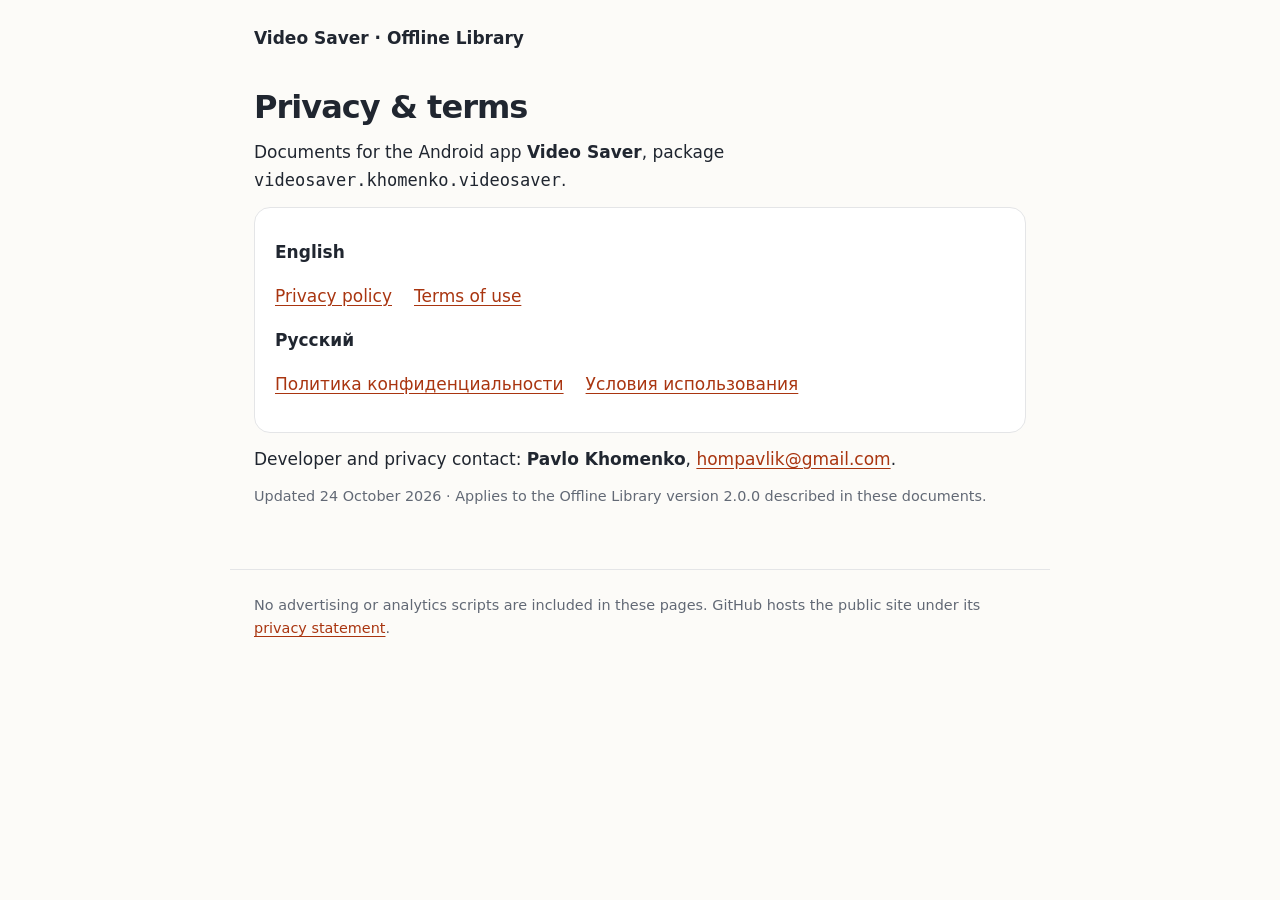
<file: index.html>
<!doctype html>
<html lang="en">
<head><meta charset="utf-8"><meta name="viewport" content="width=device-width,initial-scale=1"><meta name="description" content="Privacy policy and terms of use for Video Saver — Offline Library."><title>Video Saver — Policies</title><link rel="stylesheet" href="style.css"></head>
<body>
<header><a class="brand" href="index.html">Video Saver · Offline Library</a></header>
<main>
<h1>Privacy &amp; terms</h1>
<p>Documents for the Android app <strong>Video Saver</strong>, package <code>videosaver.khomenko.videosaver</code>.</p>
<div class="summary"><p><strong>English</strong></p><nav aria-label="English documents"><a href="privacy.html">Privacy policy</a><a href="terms.html">Terms of use</a></nav><p lang="ru"><strong>Русский</strong></p><nav aria-label="Документы на русском"><a lang="ru" href="privacy-ru.html">Политика конфиденциальности</a><a lang="ru" href="terms-ru.html">Условия использования</a></nav></div>
<p>Developer and privacy contact: <strong>Pavlo Khomenko</strong>, <a href="mailto:hompavlik@gmail.com">hompavlik@gmail.com</a>.</p>
<p class="meta">Updated 24 October 2026 · Applies to the Offline Library version 2.0.0 described in these documents.</p>
</main><footer>No advertising or analytics scripts are included in these pages. GitHub hosts the public site under its <a href="https://docs.github.com/en/site-policy/privacy-policies/github-general-privacy-statement">privacy statement</a>.</footer>
</body></html>
</file>
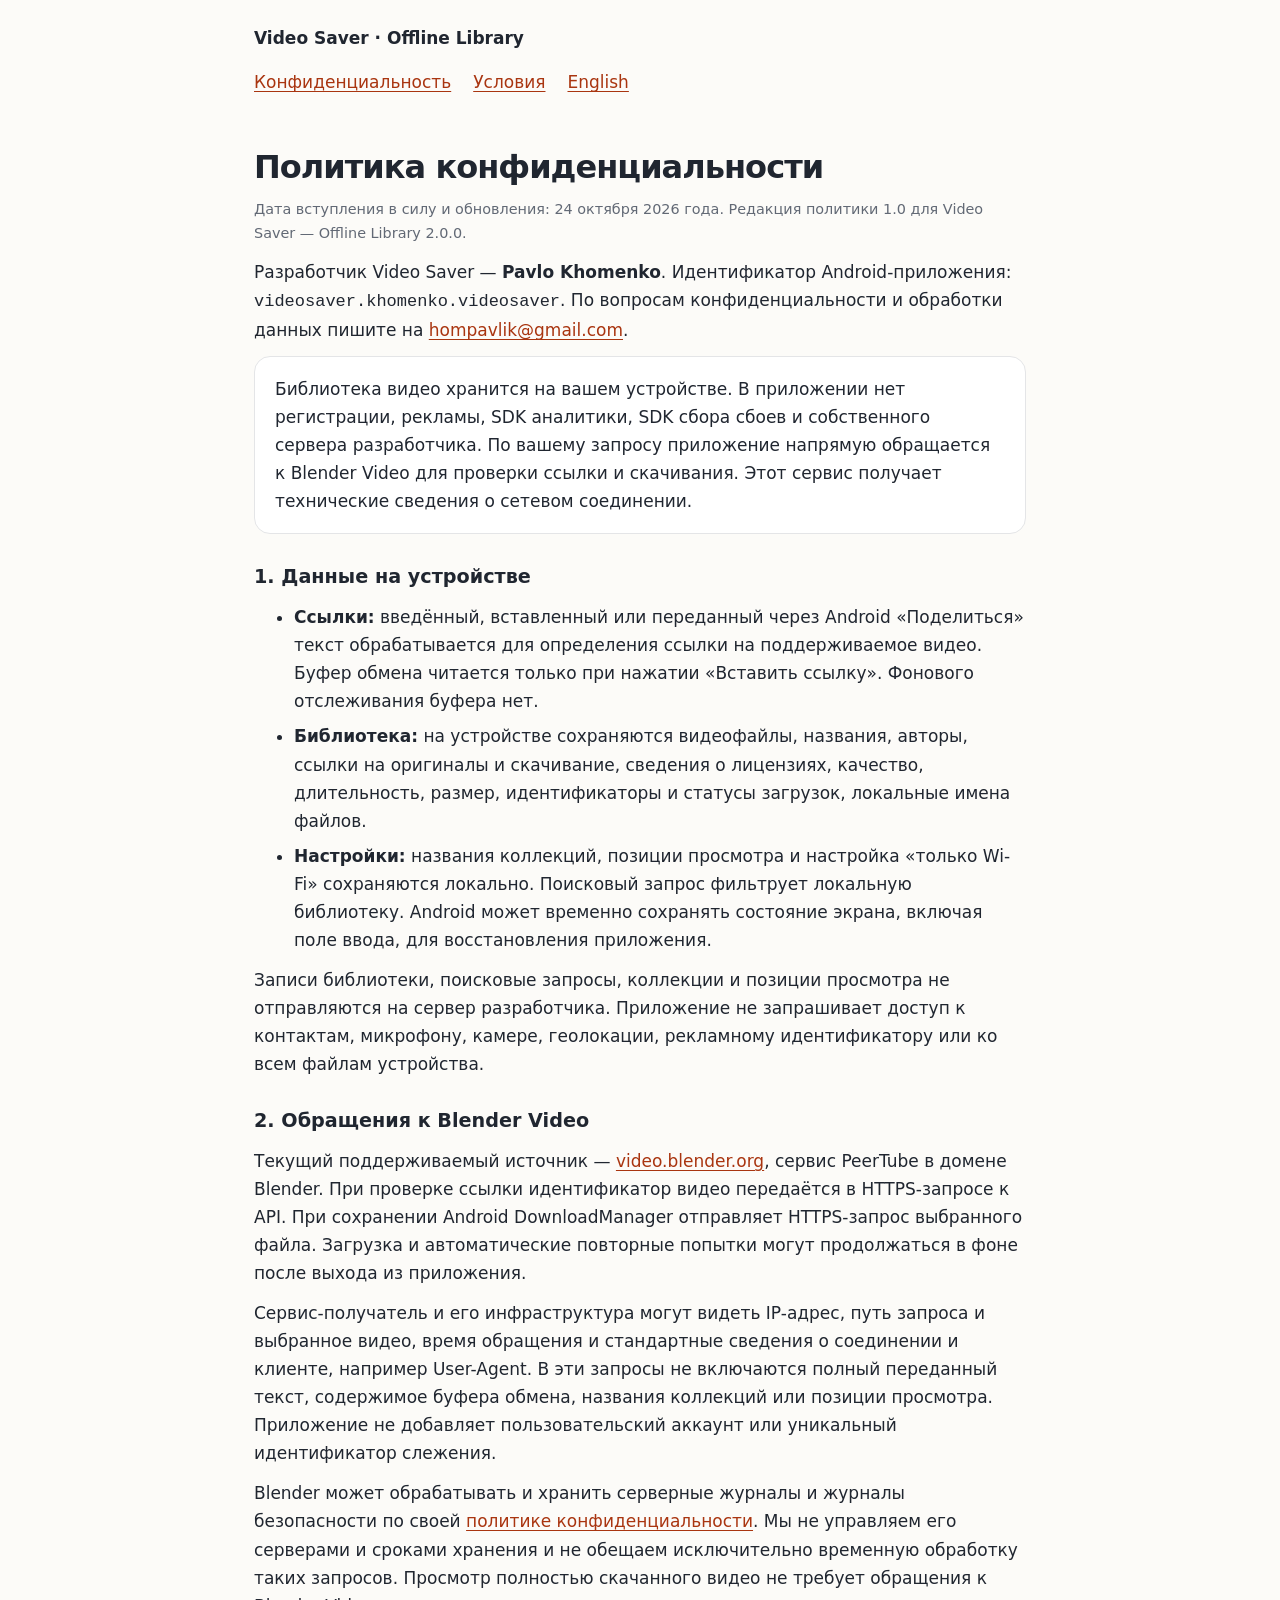
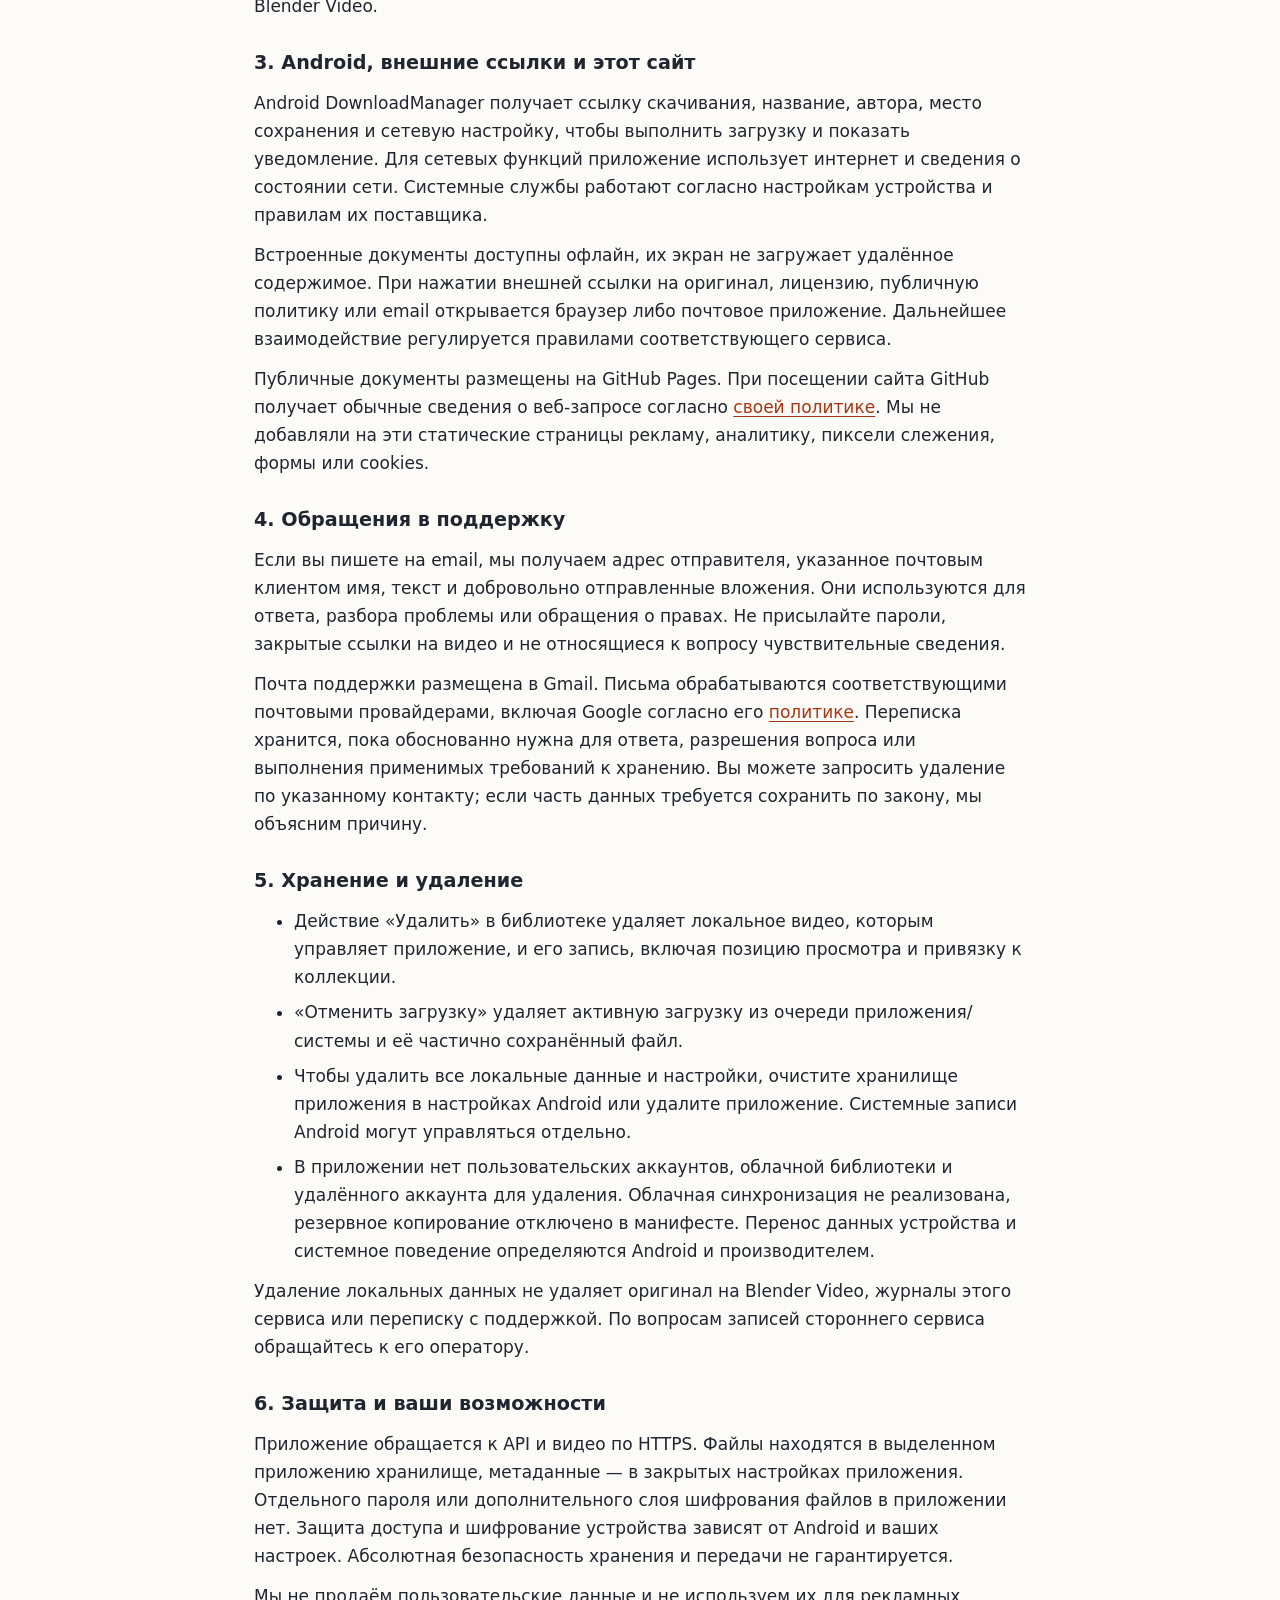
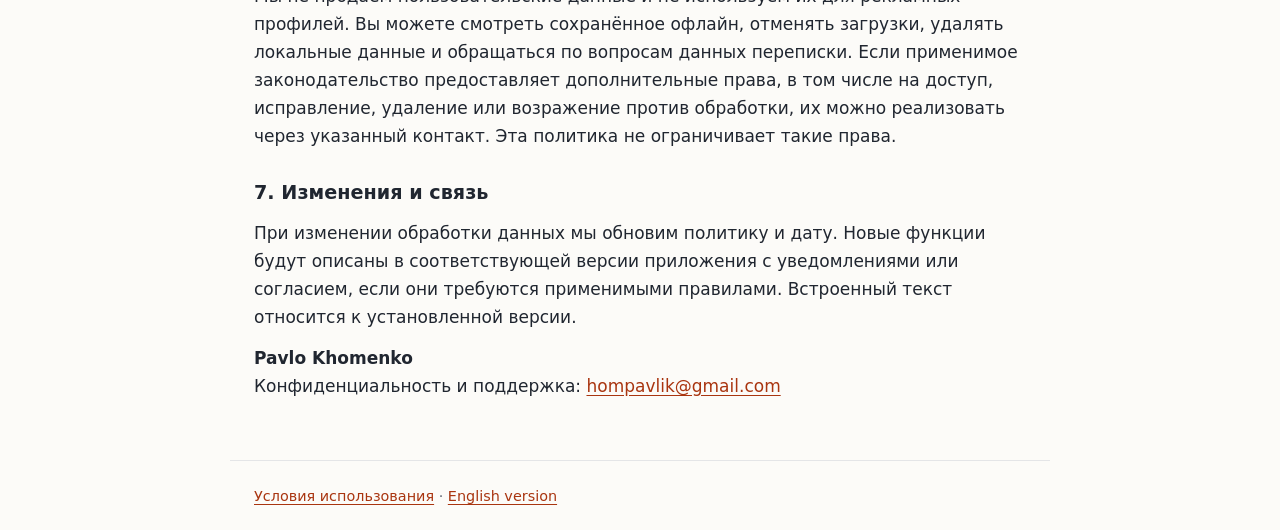
<file: privacy-ru.html>
<!doctype html>
<html lang="ru">
<head><meta charset="utf-8"><meta name="viewport" content="width=device-width,initial-scale=1"><meta name="description" content="Как Video Saver обрабатывает локальные видео, запросы к Blender Video и обращения в поддержку."><title>Политика конфиденциальности — Video Saver</title><link rel="stylesheet" href="style.css"></head>
<body><header><a class="brand" href="index.html">Video Saver · Offline Library</a><nav aria-label="Документы"><a href="privacy-ru.html" aria-current="page">Конфиденциальность</a><a href="terms-ru.html">Условия</a><a href="privacy.html" lang="en">English</a></nav></header>
<main>
<h1>Политика конфиденциальности</h1><p class="meta">Дата вступления в силу и обновления: 24 октября 2026 года. Редакция политики 1.0 для Video Saver — Offline Library 2.0.0.</p>
<p>Разработчик Video Saver — <strong>Pavlo Khomenko</strong>. Идентификатор Android-приложения: <code>videosaver.khomenko.videosaver</code>. По вопросам конфиденциальности и обработки данных пишите на <a href="mailto:hompavlik@gmail.com">hompavlik@gmail.com</a>.</p>
<div class="summary">Библиотека видео хранится на вашем устройстве. В приложении нет регистрации, рекламы, SDK аналитики, SDK сбора сбоев и собственного сервера разработчика. По вашему запросу приложение напрямую обращается к Blender Video для проверки ссылки и скачивания. Этот сервис получает технические сведения о сетевом соединении.</div>
<h2>1. Данные на устройстве</h2>
<ul>
<li><strong>Ссылки:</strong> введённый, вставленный или переданный через Android «Поделиться» текст обрабатывается для определения ссылки на поддерживаемое видео. Буфер обмена читается только при нажатии «Вставить ссылку». Фонового отслеживания буфера нет.</li>
<li><strong>Библиотека:</strong> на устройстве сохраняются видеофайлы, названия, авторы, ссылки на оригиналы и скачивание, сведения о лицензиях, качество, длительность, размер, идентификаторы и статусы загрузок, локальные имена файлов.</li>
<li><strong>Настройки:</strong> названия коллекций, позиции просмотра и настройка «только Wi-Fi» сохраняются локально. Поисковый запрос фильтрует локальную библиотеку. Android может временно сохранять состояние экрана, включая поле ввода, для восстановления приложения.</li>
</ul>
<p>Записи библиотеки, поисковые запросы, коллекции и позиции просмотра не отправляются на сервер разработчика. Приложение не запрашивает доступ к контактам, микрофону, камере, геолокации, рекламному идентификатору или ко всем файлам устройства.</p>
<h2>2. Обращения к Blender Video</h2>
<p>Текущий поддерживаемый источник — <a href="https://video.blender.org">video.blender.org</a>, сервис PeerTube в домене Blender. При проверке ссылки идентификатор видео передаётся в HTTPS-запросе к API. При сохранении Android DownloadManager отправляет HTTPS-запрос выбранного файла. Загрузка и автоматические повторные попытки могут продолжаться в фоне после выхода из приложения.</p>
<p>Сервис-получатель и его инфраструктура могут видеть IP-адрес, путь запроса и выбранное видео, время обращения и стандартные сведения о соединении и клиенте, например User-Agent. В эти запросы не включаются полный переданный текст, содержимое буфера обмена, названия коллекций или позиции просмотра. Приложение не добавляет пользовательский аккаунт или уникальный идентификатор слежения.</p>
<p>Blender может обрабатывать и хранить серверные журналы и журналы безопасности по своей <a href="https://www.blender.org/privacy-policy/">политике конфиденциальности</a>. Мы не управляем его серверами и сроками хранения и не обещаем исключительно временную обработку таких запросов. Просмотр полностью скачанного видео не требует обращения к Blender Video.</p>
<h2>3. Android, внешние ссылки и этот сайт</h2>
<p>Android DownloadManager получает ссылку скачивания, название, автора, место сохранения и сетевую настройку, чтобы выполнить загрузку и показать уведомление. Для сетевых функций приложение использует интернет и сведения о состоянии сети. Системные службы работают согласно настройкам устройства и правилам их поставщика.</p>
<p>Встроенные документы доступны офлайн, их экран не загружает удалённое содержимое. При нажатии внешней ссылки на оригинал, лицензию, публичную политику или email открывается браузер либо почтовое приложение. Дальнейшее взаимодействие регулируется правилами соответствующего сервиса.</p>
<p>Публичные документы размещены на GitHub Pages. При посещении сайта GitHub получает обычные сведения о веб-запросе согласно <a href="https://docs.github.com/en/site-policy/privacy-policies/github-general-privacy-statement">своей политике</a>. Мы не добавляли на эти статические страницы рекламу, аналитику, пиксели слежения, формы или cookies.</p>
<h2>4. Обращения в поддержку</h2>
<p>Если вы пишете на email, мы получаем адрес отправителя, указанное почтовым клиентом имя, текст и добровольно отправленные вложения. Они используются для ответа, разбора проблемы или обращения о правах. Не присылайте пароли, закрытые ссылки на видео и не относящиеся к вопросу чувствительные сведения.</p>
<p>Почта поддержки размещена в Gmail. Письма обрабатываются соответствующими почтовыми провайдерами, включая Google согласно его <a href="https://policies.google.com/privacy">политике</a>. Переписка хранится, пока обоснованно нужна для ответа, разрешения вопроса или выполнения применимых требований к хранению. Вы можете запросить удаление по указанному контакту; если часть данных требуется сохранить по закону, мы объясним причину.</p>
<h2>5. Хранение и удаление</h2>
<ul>
<li>Действие «Удалить» в библиотеке удаляет локальное видео, которым управляет приложение, и его запись, включая позицию просмотра и привязку к коллекции.</li>
<li>«Отменить загрузку» удаляет активную загрузку из очереди приложения/системы и её частично сохранённый файл.</li>
<li>Чтобы удалить все локальные данные и настройки, очистите хранилище приложения в настройках Android или удалите приложение. Системные записи Android могут управляться отдельно.</li>
<li>В приложении нет пользовательских аккаунтов, облачной библиотеки и удалённого аккаунта для удаления. Облачная синхронизация не реализована, резервное копирование отключено в манифесте. Перенос данных устройства и системное поведение определяются Android и производителем.</li>
</ul>
<p>Удаление локальных данных не удаляет оригинал на Blender Video, журналы этого сервиса или переписку с поддержкой. По вопросам записей стороннего сервиса обращайтесь к его оператору.</p>
<h2>6. Защита и ваши возможности</h2>
<p>Приложение обращается к API и видео по HTTPS. Файлы находятся в выделенном приложению хранилище, метаданные — в закрытых настройках приложения. Отдельного пароля или дополнительного слоя шифрования файлов в приложении нет. Защита доступа и шифрование устройства зависят от Android и ваших настроек. Абсолютная безопасность хранения и передачи не гарантируется.</p>
<p>Мы не продаём пользовательские данные и не используем их для рекламных профилей. Вы можете смотреть сохранённое офлайн, отменять загрузки, удалять локальные данные и обращаться по вопросам данных переписки. Если применимое законодательство предоставляет дополнительные права, в том числе на доступ, исправление, удаление или возражение против обработки, их можно реализовать через указанный контакт. Эта политика не ограничивает такие права.</p>
<h2>7. Изменения и связь</h2>
<p>При изменении обработки данных мы обновим политику и дату. Новые функции будут описаны в соответствующей версии приложения с уведомлениями или согласием, если они требуются применимыми правилами. Встроенный текст относится к установленной версии.</p>
<p><strong>Pavlo Khomenko</strong><br>Конфиденциальность и поддержка: <a href="mailto:hompavlik@gmail.com">hompavlik@gmail.com</a></p>
</main><footer><a href="terms-ru.html">Условия использования</a> · <a href="privacy.html" lang="en">English version</a></footer></body></html>
</file>
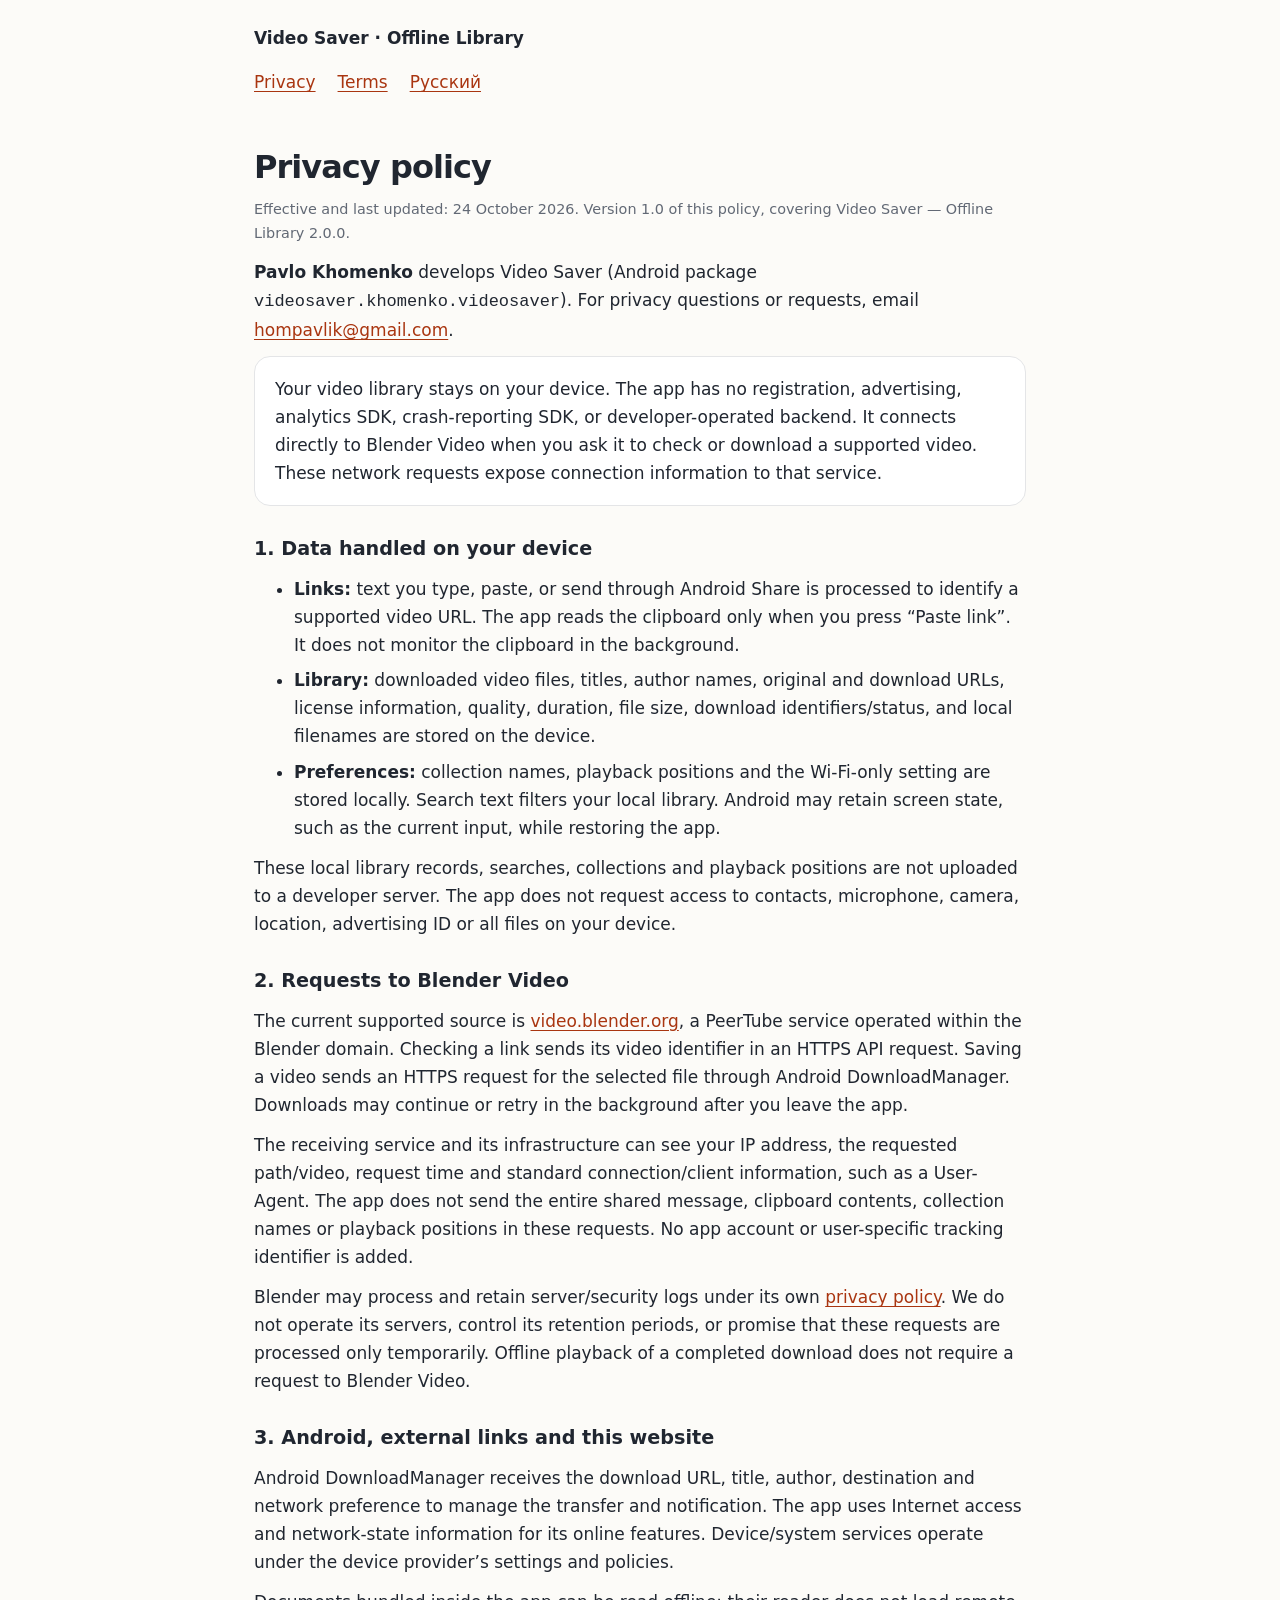
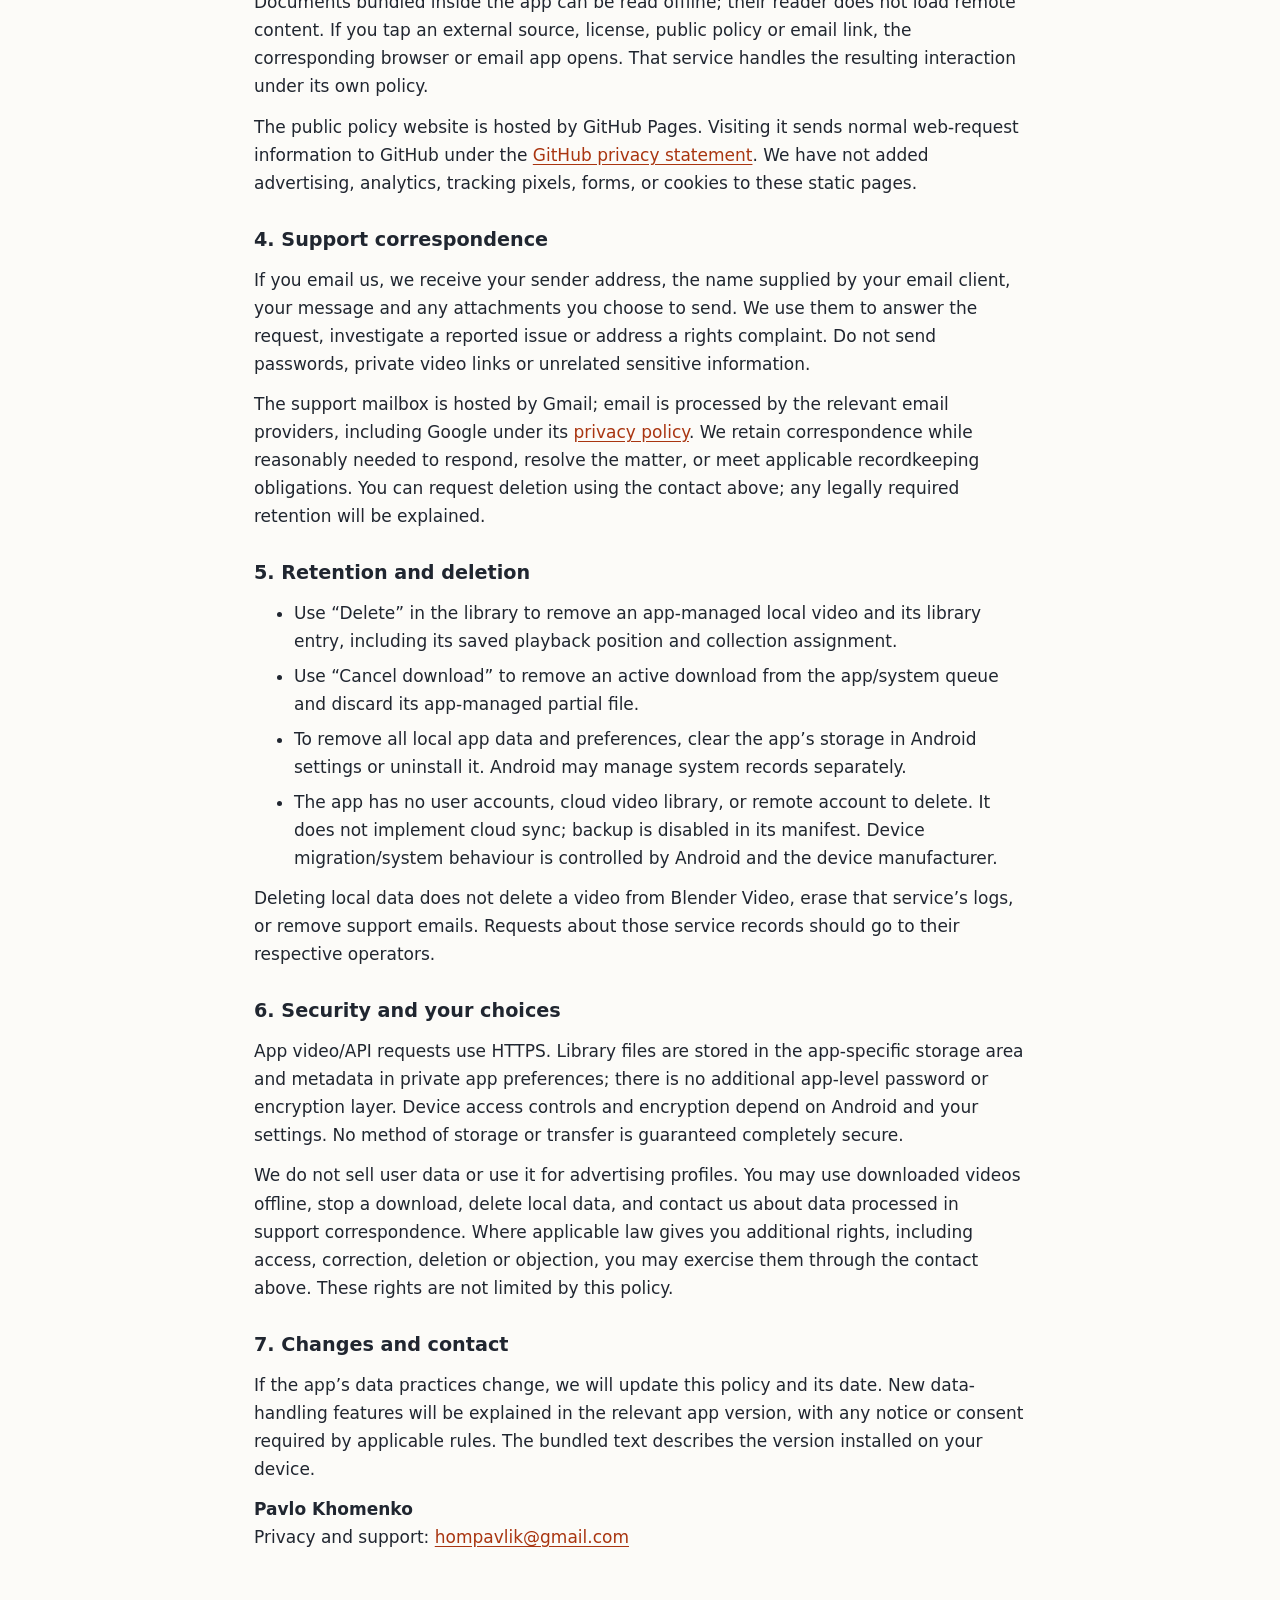
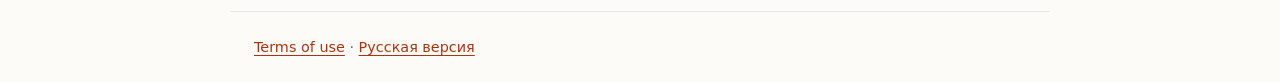
<file: privacy.html>
<!doctype html>
<html lang="en">
<head><meta charset="utf-8"><meta name="viewport" content="width=device-width,initial-scale=1"><meta name="description" content="How Video Saver handles local video data, requests to Blender Video, and support enquiries."><title>Privacy policy — Video Saver</title><link rel="stylesheet" href="style.css"></head>
<body><header><a class="brand" href="index.html">Video Saver · Offline Library</a><nav aria-label="Documents"><a href="privacy.html" aria-current="page">Privacy</a><a href="terms.html">Terms</a><a href="privacy-ru.html" lang="ru">Русский</a></nav></header>
<main>
<h1>Privacy policy</h1><p class="meta">Effective and last updated: 24 October 2026. Version 1.0 of this policy, covering Video Saver — Offline Library 2.0.0.</p>
<p><strong>Pavlo Khomenko</strong> develops Video Saver (Android package <code>videosaver.khomenko.videosaver</code>). For privacy questions or requests, email <a href="mailto:hompavlik@gmail.com">hompavlik@gmail.com</a>.</p>
<div class="summary">Your video library stays on your device. The app has no registration, advertising, analytics SDK, crash-reporting SDK, or developer-operated backend. It connects directly to Blender Video when you ask it to check or download a supported video. These network requests expose connection information to that service.</div>
<h2>1. Data handled on your device</h2>
<ul>
<li><strong>Links:</strong> text you type, paste, or send through Android Share is processed to identify a supported video URL. The app reads the clipboard only when you press “Paste link”. It does not monitor the clipboard in the background.</li>
<li><strong>Library:</strong> downloaded video files, titles, author names, original and download URLs, license information, quality, duration, file size, download identifiers/status, and local filenames are stored on the device.</li>
<li><strong>Preferences:</strong> collection names, playback positions and the Wi-Fi-only setting are stored locally. Search text filters your local library. Android may retain screen state, such as the current input, while restoring the app.</li>
</ul>
<p>These local library records, searches, collections and playback positions are not uploaded to a developer server. The app does not request access to contacts, microphone, camera, location, advertising ID or all files on your device.</p>
<h2>2. Requests to Blender Video</h2>
<p>The current supported source is <a href="https://video.blender.org">video.blender.org</a>, a PeerTube service operated within the Blender domain. Checking a link sends its video identifier in an HTTPS API request. Saving a video sends an HTTPS request for the selected file through Android DownloadManager. Downloads may continue or retry in the background after you leave the app.</p>
<p>The receiving service and its infrastructure can see your IP address, the requested path/video, request time and standard connection/client information, such as a User-Agent. The app does not send the entire shared message, clipboard contents, collection names or playback positions in these requests. No app account or user-specific tracking identifier is added.</p>
<p>Blender may process and retain server/security logs under its own <a href="https://www.blender.org/privacy-policy/">privacy policy</a>. We do not operate its servers, control its retention periods, or promise that these requests are processed only temporarily. Offline playback of a completed download does not require a request to Blender Video.</p>
<h2>3. Android, external links and this website</h2>
<p>Android DownloadManager receives the download URL, title, author, destination and network preference to manage the transfer and notification. The app uses Internet access and network-state information for its online features. Device/system services operate under the device provider’s settings and policies.</p>
<p>Documents bundled inside the app can be read offline; their reader does not load remote content. If you tap an external source, license, public policy or email link, the corresponding browser or email app opens. That service handles the resulting interaction under its own policy.</p>
<p>The public policy website is hosted by GitHub Pages. Visiting it sends normal web-request information to GitHub under the <a href="https://docs.github.com/en/site-policy/privacy-policies/github-general-privacy-statement">GitHub privacy statement</a>. We have not added advertising, analytics, tracking pixels, forms, or cookies to these static pages.</p>
<h2>4. Support correspondence</h2>
<p>If you email us, we receive your sender address, the name supplied by your email client, your message and any attachments you choose to send. We use them to answer the request, investigate a reported issue or address a rights complaint. Do not send passwords, private video links or unrelated sensitive information.</p>
<p>The support mailbox is hosted by Gmail; email is processed by the relevant email providers, including Google under its <a href="https://policies.google.com/privacy">privacy policy</a>. We retain correspondence while reasonably needed to respond, resolve the matter, or meet applicable recordkeeping obligations. You can request deletion using the contact above; any legally required retention will be explained.</p>
<h2>5. Retention and deletion</h2>
<ul>
<li>Use “Delete” in the library to remove an app-managed local video and its library entry, including its saved playback position and collection assignment.</li>
<li>Use “Cancel download” to remove an active download from the app/system queue and discard its app-managed partial file.</li>
<li>To remove all local app data and preferences, clear the app’s storage in Android settings or uninstall it. Android may manage system records separately.</li>
<li>The app has no user accounts, cloud video library, or remote account to delete. It does not implement cloud sync; backup is disabled in its manifest. Device migration/system behaviour is controlled by Android and the device manufacturer.</li>
</ul>
<p>Deleting local data does not delete a video from Blender Video, erase that service’s logs, or remove support emails. Requests about those service records should go to their respective operators.</p>
<h2>6. Security and your choices</h2>
<p>App video/API requests use HTTPS. Library files are stored in the app-specific storage area and metadata in private app preferences; there is no additional app-level password or encryption layer. Device access controls and encryption depend on Android and your settings. No method of storage or transfer is guaranteed completely secure.</p>
<p>We do not sell user data or use it for advertising profiles. You may use downloaded videos offline, stop a download, delete local data, and contact us about data processed in support correspondence. Where applicable law gives you additional rights, including access, correction, deletion or objection, you may exercise them through the contact above. These rights are not limited by this policy.</p>
<h2>7. Changes and contact</h2>
<p>If the app’s data practices change, we will update this policy and its date. New data-handling features will be explained in the relevant app version, with any notice or consent required by applicable rules. The bundled text describes the version installed on your device.</p>
<p><strong>Pavlo Khomenko</strong><br>Privacy and support: <a href="mailto:hompavlik@gmail.com">hompavlik@gmail.com</a></p>
</main><footer><a href="terms.html">Terms of use</a> · <a href="privacy-ru.html" lang="ru">Русская версия</a></footer></body></html>
</file>
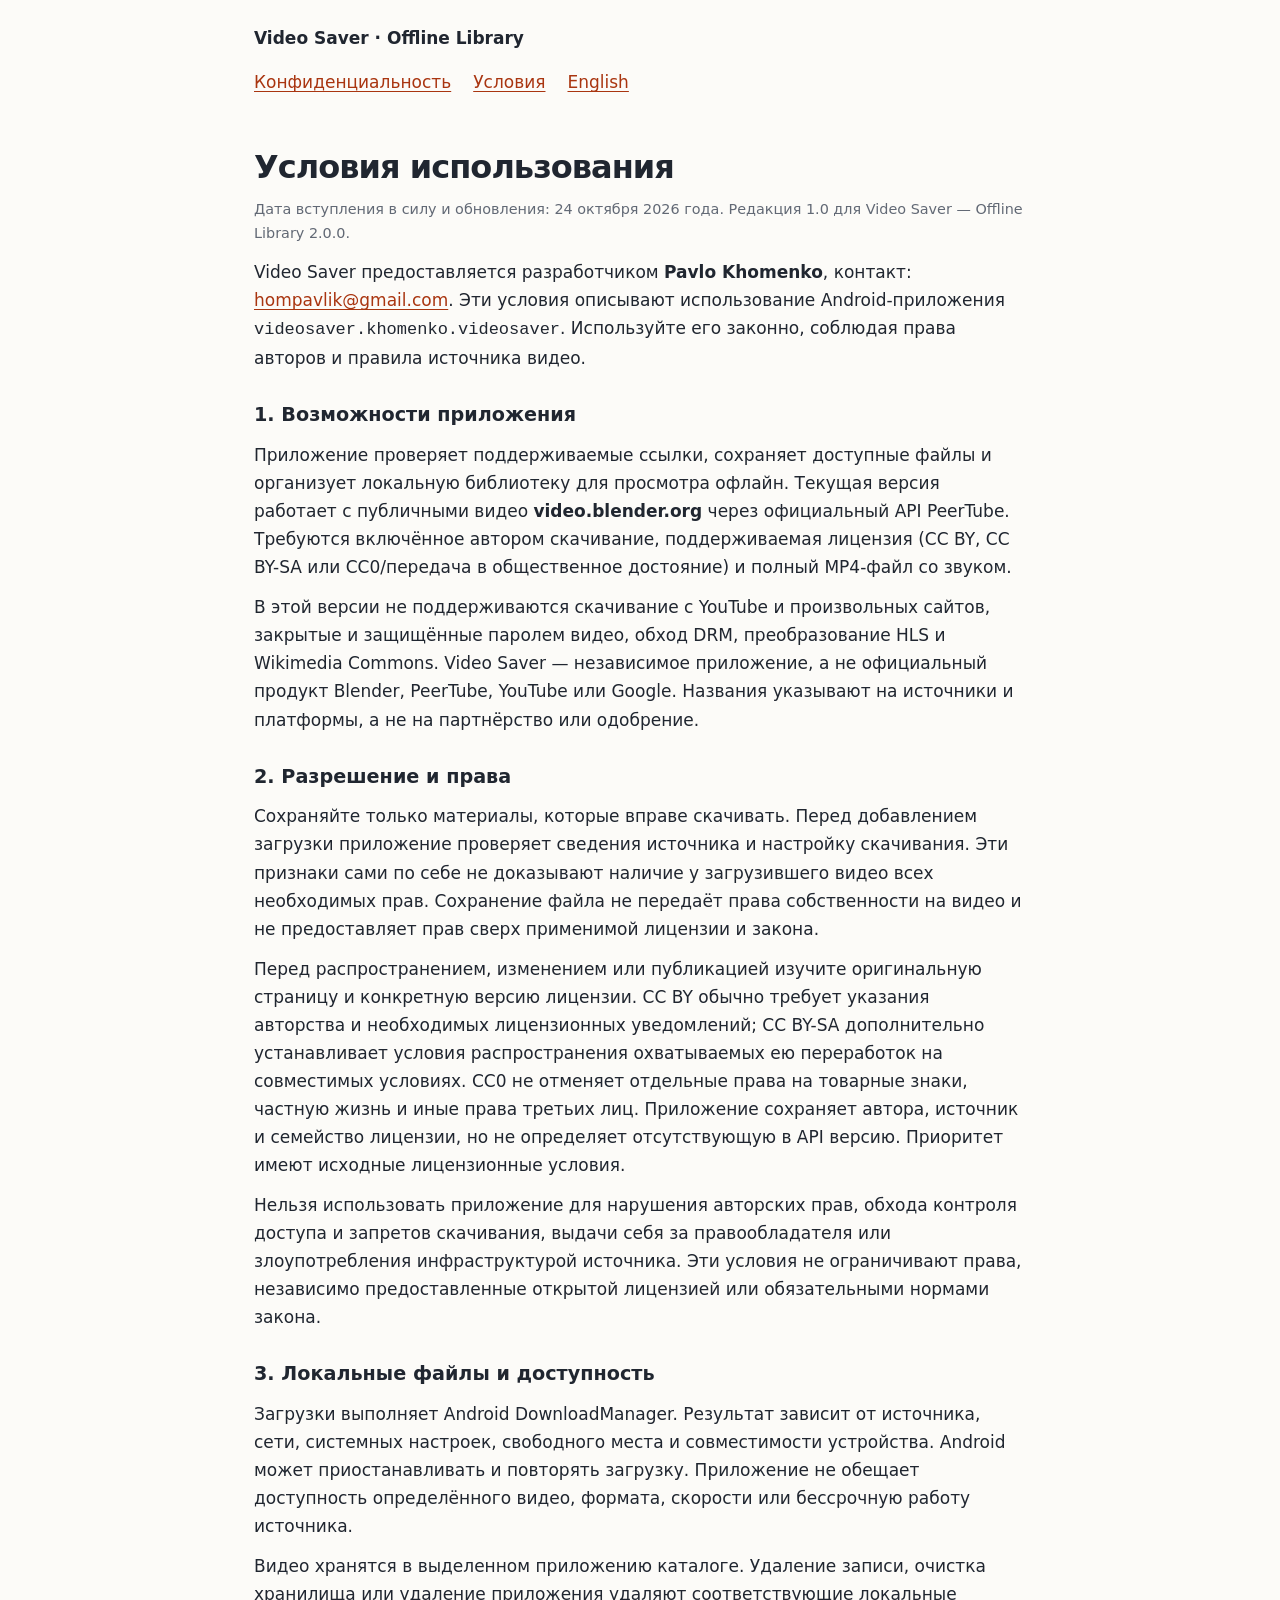
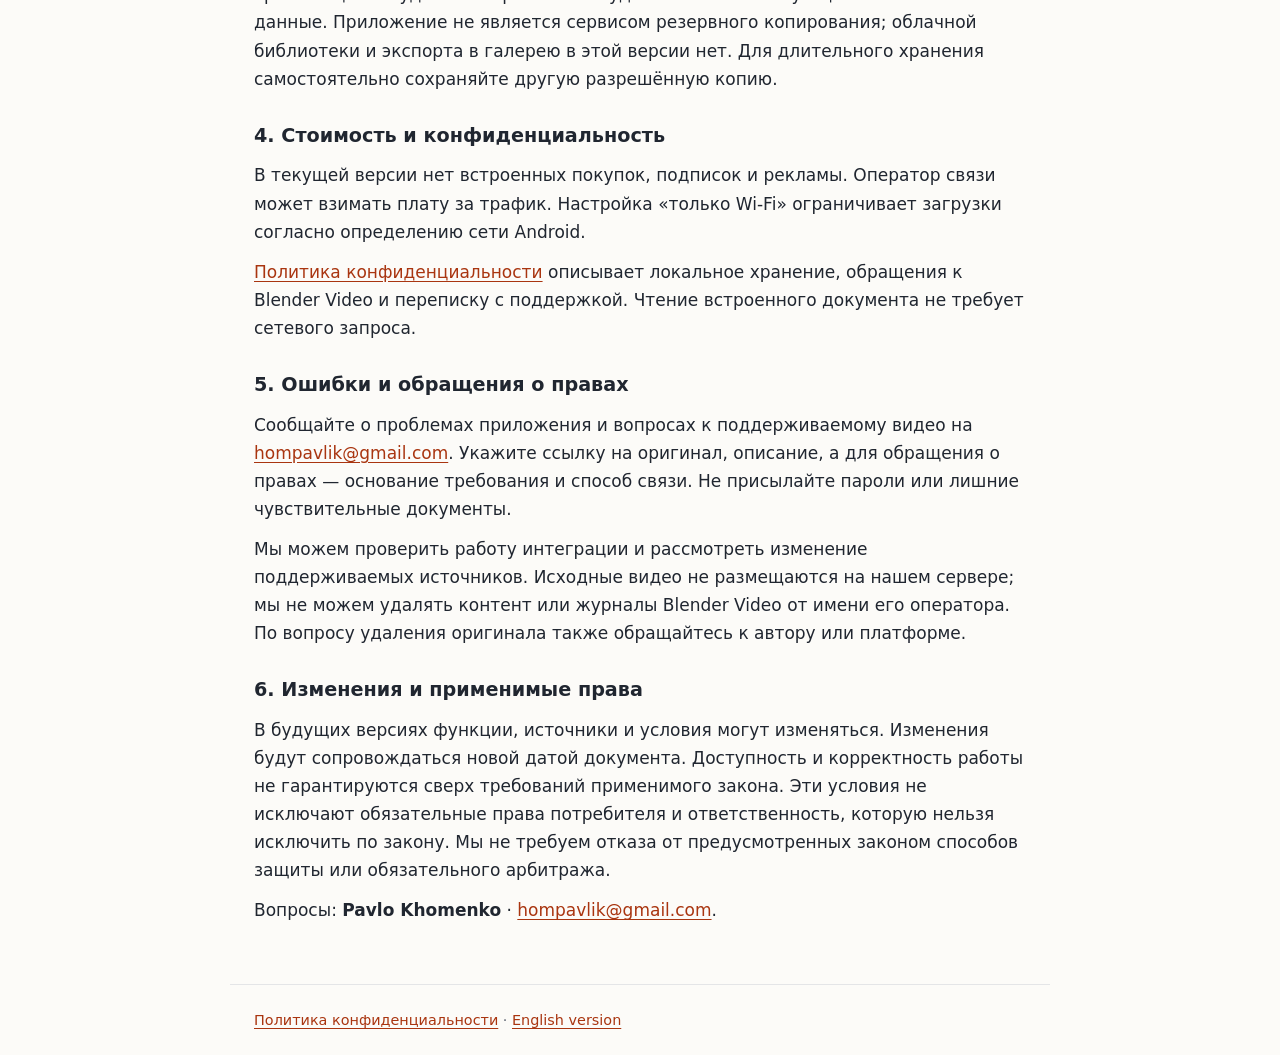
<file: terms-ru.html>
<!doctype html>
<html lang="ru">
<head><meta charset="utf-8"><meta name="viewport" content="width=device-width,initial-scale=1"><meta name="description" content="Правила сохранения и использования разрешённых видео в Video Saver."><title>Условия использования — Video Saver</title><link rel="stylesheet" href="style.css"></head>
<body><header><a class="brand" href="index.html">Video Saver · Offline Library</a><nav aria-label="Документы"><a href="privacy-ru.html">Конфиденциальность</a><a href="terms-ru.html" aria-current="page">Условия</a><a href="terms.html" lang="en">English</a></nav></header>
<main><h1>Условия использования</h1><p class="meta">Дата вступления в силу и обновления: 24 октября 2026 года. Редакция 1.0 для Video Saver — Offline Library 2.0.0.</p>
<p>Video Saver предоставляется разработчиком <strong>Pavlo Khomenko</strong>, контакт: <a href="mailto:hompavlik@gmail.com">hompavlik@gmail.com</a>. Эти условия описывают использование Android-приложения <code>videosaver.khomenko.videosaver</code>. Используйте его законно, соблюдая права авторов и правила источника видео.</p>
<h2>1. Возможности приложения</h2>
<p>Приложение проверяет поддерживаемые ссылки, сохраняет доступные файлы и организует локальную библиотеку для просмотра офлайн. Текущая версия работает с публичными видео <strong>video.blender.org</strong> через официальный API PeerTube. Требуются включённое автором скачивание, поддерживаемая лицензия (CC BY, CC BY-SA или CC0/передача в общественное достояние) и полный MP4-файл со звуком.</p>
<p>В этой версии не поддерживаются скачивание с YouTube и произвольных сайтов, закрытые и защищённые паролем видео, обход DRM, преобразование HLS и Wikimedia Commons. Video Saver — независимое приложение, а не официальный продукт Blender, PeerTube, YouTube или Google. Названия указывают на источники и платформы, а не на партнёрство или одобрение.</p>
<h2>2. Разрешение и права</h2>
<p>Сохраняйте только материалы, которые вправе скачивать. Перед добавлением загрузки приложение проверяет сведения источника и настройку скачивания. Эти признаки сами по себе не доказывают наличие у загрузившего видео всех необходимых прав. Сохранение файла не передаёт права собственности на видео и не предоставляет прав сверх применимой лицензии и закона.</p>
<p>Перед распространением, изменением или публикацией изучите оригинальную страницу и конкретную версию лицензии. CC BY обычно требует указания авторства и необходимых лицензионных уведомлений; CC BY-SA дополнительно устанавливает условия распространения охватываемых ею переработок на совместимых условиях. CC0 не отменяет отдельные права на товарные знаки, частную жизнь и иные права третьих лиц. Приложение сохраняет автора, источник и семейство лицензии, но не определяет отсутствующую в API версию. Приоритет имеют исходные лицензионные условия.</p>
<p>Нельзя использовать приложение для нарушения авторских прав, обхода контроля доступа и запретов скачивания, выдачи себя за правообладателя или злоупотребления инфраструктурой источника. Эти условия не ограничивают права, независимо предоставленные открытой лицензией или обязательными нормами закона.</p>
<h2>3. Локальные файлы и доступность</h2>
<p>Загрузки выполняет Android DownloadManager. Результат зависит от источника, сети, системных настроек, свободного места и совместимости устройства. Android может приостанавливать и повторять загрузку. Приложение не обещает доступность определённого видео, формата, скорости или бессрочную работу источника.</p>
<p>Видео хранятся в выделенном приложению каталоге. Удаление записи, очистка хранилища или удаление приложения удаляют соответствующие локальные данные. Приложение не является сервисом резервного копирования; облачной библиотеки и экспорта в галерею в этой версии нет. Для длительного хранения самостоятельно сохраняйте другую разрешённую копию.</p>
<h2>4. Стоимость и конфиденциальность</h2>
<p>В текущей версии нет встроенных покупок, подписок и рекламы. Оператор связи может взимать плату за трафик. Настройка «только Wi-Fi» ограничивает загрузки согласно определению сети Android.</p>
<p><a href="privacy-ru.html">Политика конфиденциальности</a> описывает локальное хранение, обращения к Blender Video и переписку с поддержкой. Чтение встроенного документа не требует сетевого запроса.</p>
<h2>5. Ошибки и обращения о правах</h2>
<p>Сообщайте о проблемах приложения и вопросах к поддерживаемому видео на <a href="mailto:hompavlik@gmail.com">hompavlik@gmail.com</a>. Укажите ссылку на оригинал, описание, а для обращения о правах — основание требования и способ связи. Не присылайте пароли или лишние чувствительные документы.</p>
<p>Мы можем проверить работу интеграции и рассмотреть изменение поддерживаемых источников. Исходные видео не размещаются на нашем сервере; мы не можем удалять контент или журналы Blender Video от имени его оператора. По вопросу удаления оригинала также обращайтесь к автору или платформе.</p>
<h2>6. Изменения и применимые права</h2>
<p>В будущих версиях функции, источники и условия могут изменяться. Изменения будут сопровождаться новой датой документа. Доступность и корректность работы не гарантируются сверх требований применимого закона. Эти условия не исключают обязательные права потребителя и ответственность, которую нельзя исключить по закону. Мы не требуем отказа от предусмотренных законом способов защиты или обязательного арбитража.</p>
<p>Вопросы: <strong>Pavlo Khomenko</strong> · <a href="mailto:hompavlik@gmail.com">hompavlik@gmail.com</a>.</p>
</main><footer><a href="privacy-ru.html">Политика конфиденциальности</a> · <a href="terms.html" lang="en">English version</a></footer></body></html>
</file>
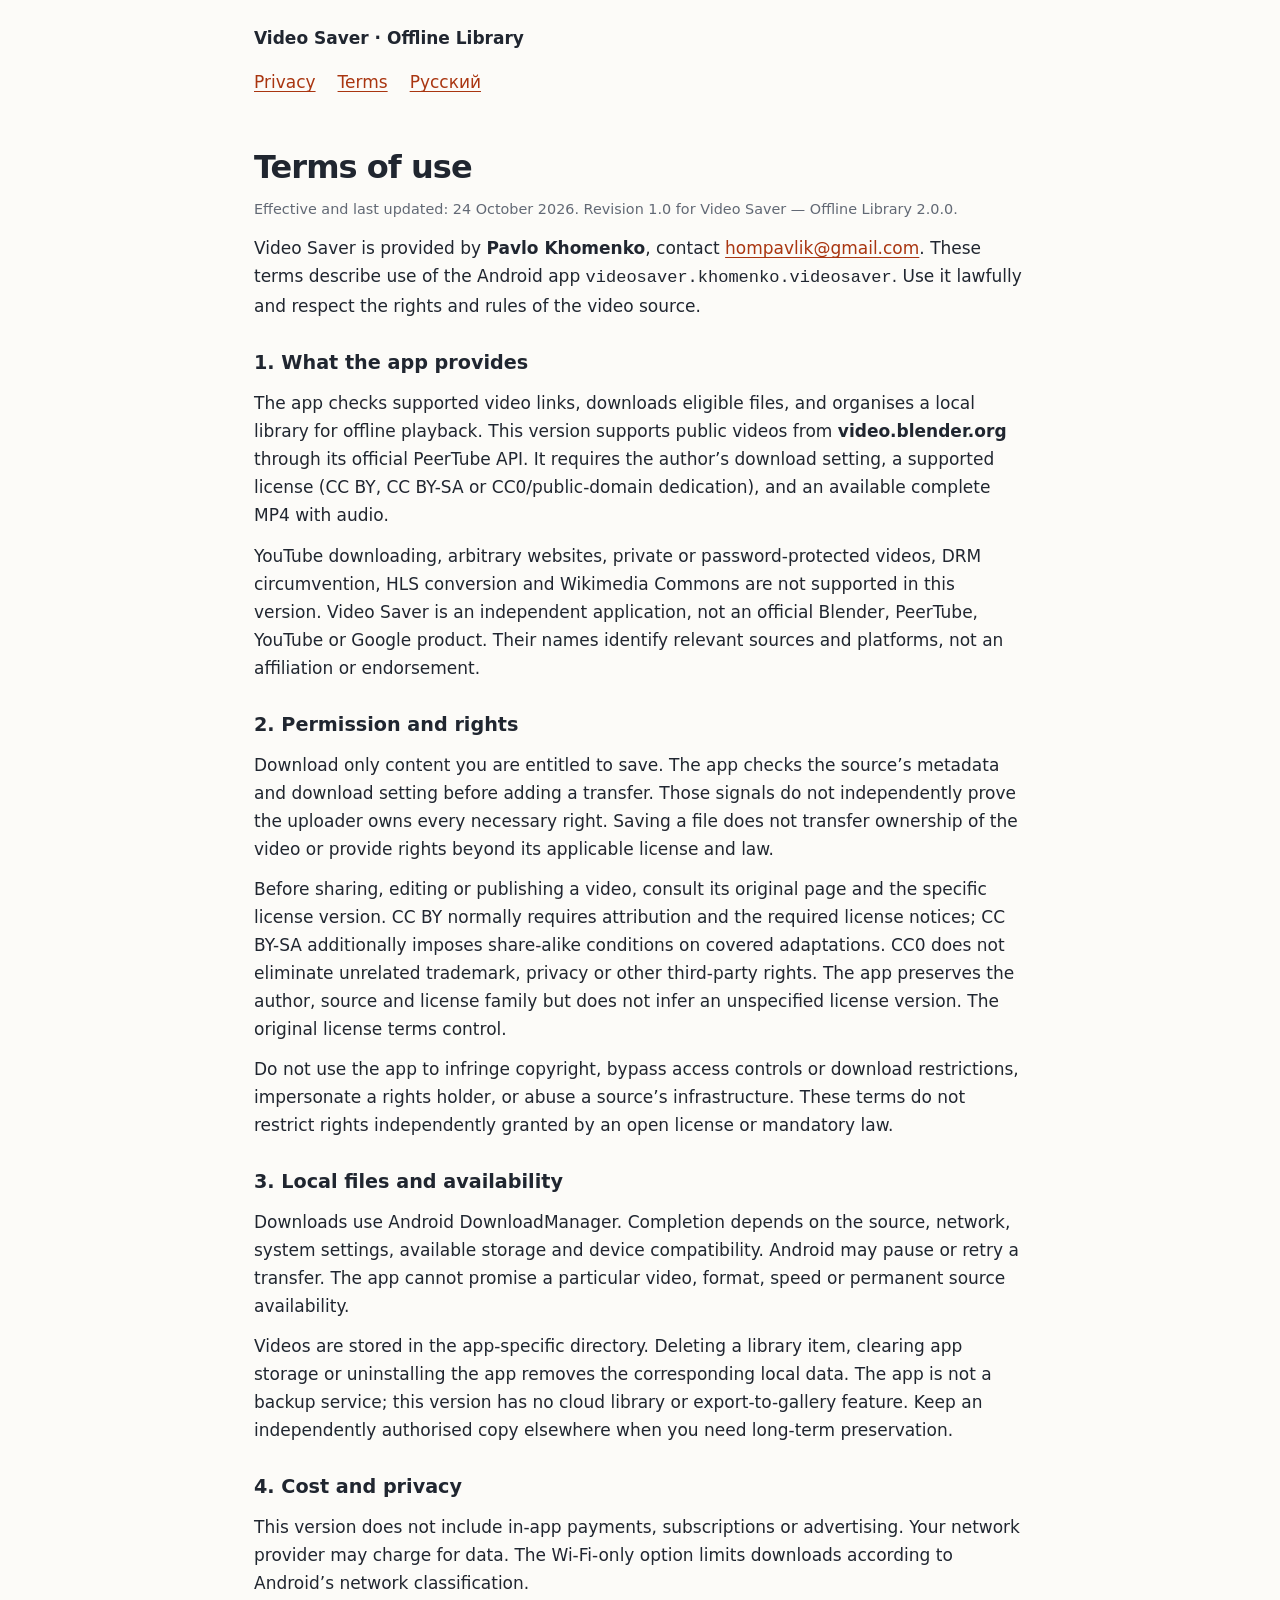
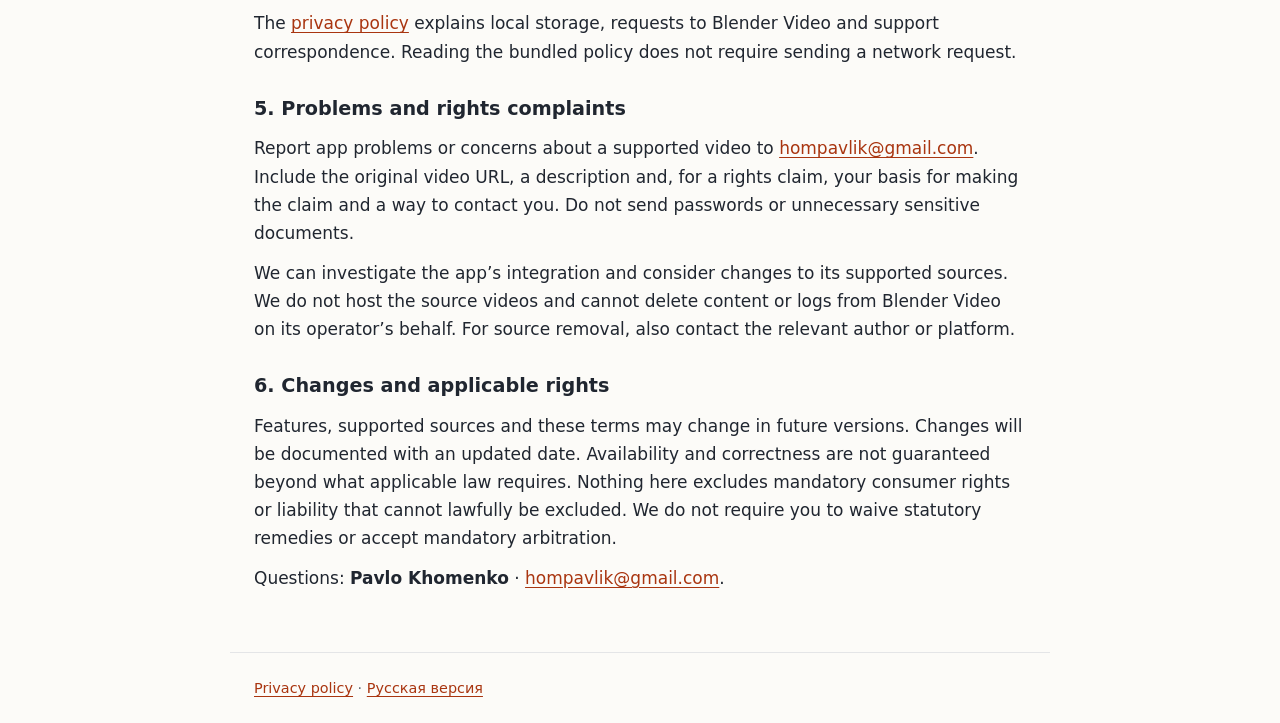
<file: terms.html>
<!doctype html>
<html lang="en">
<head><meta charset="utf-8"><meta name="viewport" content="width=device-width,initial-scale=1"><meta name="description" content="Rules for saving and using authorized videos with Video Saver."><title>Terms of use — Video Saver</title><link rel="stylesheet" href="style.css"></head>
<body><header><a class="brand" href="index.html">Video Saver · Offline Library</a><nav aria-label="Documents"><a href="privacy.html">Privacy</a><a href="terms.html" aria-current="page">Terms</a><a href="terms-ru.html" lang="ru">Русский</a></nav></header>
<main><h1>Terms of use</h1><p class="meta">Effective and last updated: 24 October 2026. Revision 1.0 for Video Saver — Offline Library 2.0.0.</p>
<p>Video Saver is provided by <strong>Pavlo Khomenko</strong>, contact <a href="mailto:hompavlik@gmail.com">hompavlik@gmail.com</a>. These terms describe use of the Android app <code>videosaver.khomenko.videosaver</code>. Use it lawfully and respect the rights and rules of the video source.</p>
<h2>1. What the app provides</h2>
<p>The app checks supported video links, downloads eligible files, and organises a local library for offline playback. This version supports public videos from <strong>video.blender.org</strong> through its official PeerTube API. It requires the author’s download setting, a supported license (CC BY, CC BY-SA or CC0/public-domain dedication), and an available complete MP4 with audio.</p>
<p>YouTube downloading, arbitrary websites, private or password-protected videos, DRM circumvention, HLS conversion and Wikimedia Commons are not supported in this version. Video Saver is an independent application, not an official Blender, PeerTube, YouTube or Google product. Their names identify relevant sources and platforms, not an affiliation or endorsement.</p>
<h2>2. Permission and rights</h2>
<p>Download only content you are entitled to save. The app checks the source’s metadata and download setting before adding a transfer. Those signals do not independently prove the uploader owns every necessary right. Saving a file does not transfer ownership of the video or provide rights beyond its applicable license and law.</p>
<p>Before sharing, editing or publishing a video, consult its original page and the specific license version. CC BY normally requires attribution and the required license notices; CC BY-SA additionally imposes share-alike conditions on covered adaptations. CC0 does not eliminate unrelated trademark, privacy or other third-party rights. The app preserves the author, source and license family but does not infer an unspecified license version. The original license terms control.</p>
<p>Do not use the app to infringe copyright, bypass access controls or download restrictions, impersonate a rights holder, or abuse a source’s infrastructure. These terms do not restrict rights independently granted by an open license or mandatory law.</p>
<h2>3. Local files and availability</h2>
<p>Downloads use Android DownloadManager. Completion depends on the source, network, system settings, available storage and device compatibility. Android may pause or retry a transfer. The app cannot promise a particular video, format, speed or permanent source availability.</p>
<p>Videos are stored in the app-specific directory. Deleting a library item, clearing app storage or uninstalling the app removes the corresponding local data. The app is not a backup service; this version has no cloud library or export-to-gallery feature. Keep an independently authorised copy elsewhere when you need long-term preservation.</p>
<h2>4. Cost and privacy</h2>
<p>This version does not include in-app payments, subscriptions or advertising. Your network provider may charge for data. The Wi-Fi-only option limits downloads according to Android’s network classification.</p>
<p>The <a href="privacy.html">privacy policy</a> explains local storage, requests to Blender Video and support correspondence. Reading the bundled policy does not require sending a network request.</p>
<h2>5. Problems and rights complaints</h2>
<p>Report app problems or concerns about a supported video to <a href="mailto:hompavlik@gmail.com">hompavlik@gmail.com</a>. Include the original video URL, a description and, for a rights claim, your basis for making the claim and a way to contact you. Do not send passwords or unnecessary sensitive documents.</p>
<p>We can investigate the app’s integration and consider changes to its supported sources. We do not host the source videos and cannot delete content or logs from Blender Video on its operator’s behalf. For source removal, also contact the relevant author or platform.</p>
<h2>6. Changes and applicable rights</h2>
<p>Features, supported sources and these terms may change in future versions. Changes will be documented with an updated date. Availability and correctness are not guaranteed beyond what applicable law requires. Nothing here excludes mandatory consumer rights or liability that cannot lawfully be excluded. We do not require you to waive statutory remedies or accept mandatory arbitration.</p>
<p>Questions: <strong>Pavlo Khomenko</strong> · <a href="mailto:hompavlik@gmail.com">hompavlik@gmail.com</a>.</p>
</main><footer><a href="privacy.html">Privacy policy</a> · <a href="terms-ru.html" lang="ru">Русская версия</a></footer></body></html>
</file>
<file: style.css>
:root { color-scheme: light dark; --bg:#fcfbf8; --paper:#fff; --text:#202630; --muted:#626975; --line:#e4e5e7; --link:#a93510; }
@media (prefers-color-scheme:dark) { :root { --bg:#181b20; --paper:#23272e; --text:#f0f1f5; --muted:#b3bac5; --line:#3c424b; --link:#ffb08c; } }
* { box-sizing:border-box; }
body { margin:0; background:var(--bg); color:var(--text); font:17px/1.65 system-ui,-apple-system,"Segoe UI",sans-serif; overflow-wrap:anywhere; }
header,main,footer { max-width:820px; margin:auto; padding:24px; }
header { padding-bottom:0; }
.brand { color:var(--text); font-weight:700; text-decoration:none; }
nav { display:flex; flex-wrap:wrap; gap:10px 22px; margin:16px 0; }
a { color:var(--link); text-underline-offset:3px; }
a:focus-visible { outline:2px solid var(--link); outline-offset:4px; }
h1 { font-size:2rem; line-height:1.2; margin:12px 0; letter-spacing:-.03em; }
h2 { font-size:1.2rem; line-height:1.4; margin:30px 0 10px; }
p,ul,ol { margin:12px 0; }
li { margin:7px 0; }
.meta,footer { color:var(--muted); font-size:.9rem; }
.summary { padding:18px 20px; background:var(--paper); border:1px solid var(--line); border-radius:16px; }
footer { border-top:1px solid var(--line); margin-top:24px; }
@media(max-width:420px) { header,main,footer { padding:18px; } header { padding-bottom:0; } h1 { font-size:1.7rem; } }
@media print { body { background:white; color:black; } nav { display:none; } a { color:inherit; } }
</file>
